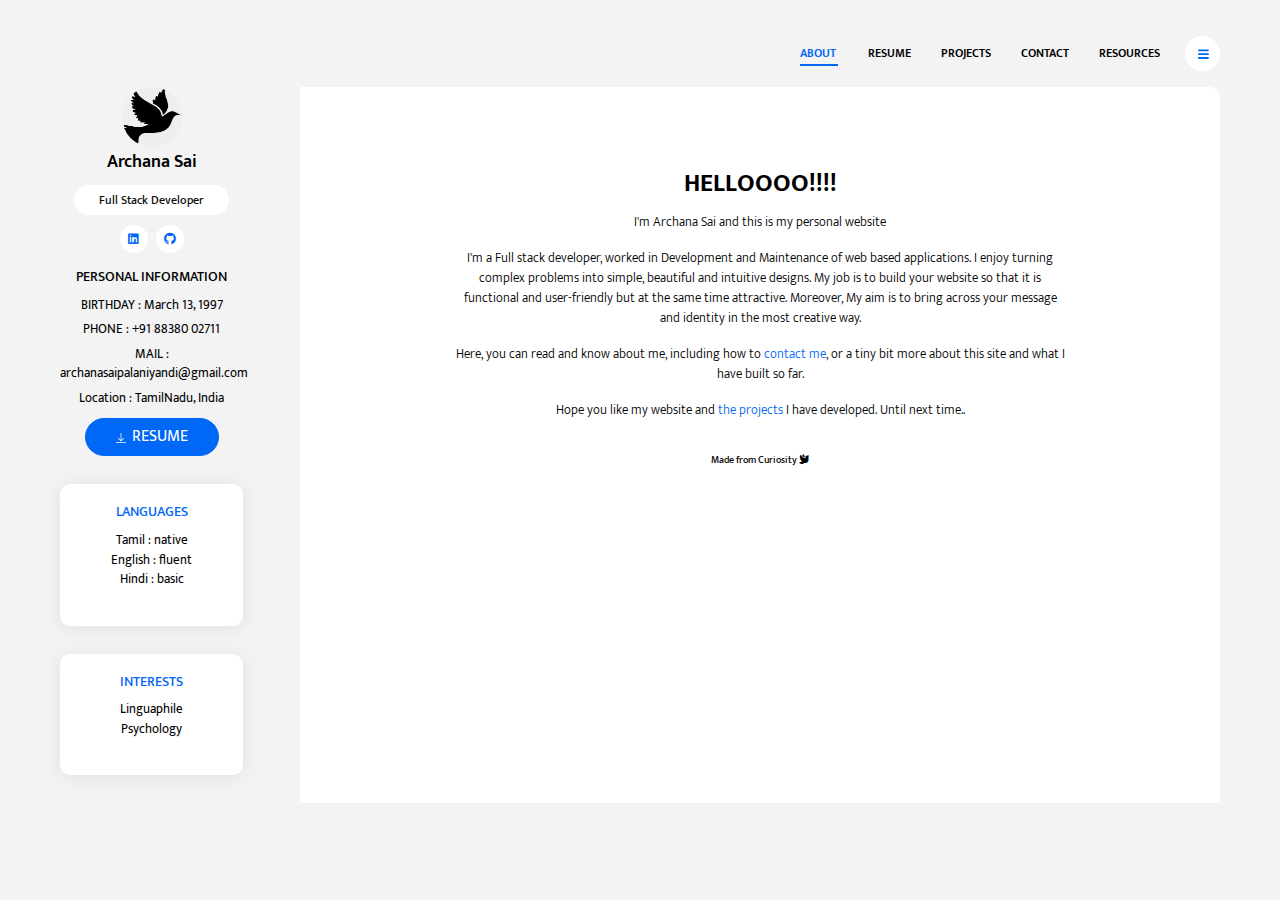
<file: index.html>
<!DOCTYPE html>
<html lang="en">

<head>
    <meta charset="UTF-8">
    <meta name="viewport" content="width=device-width, initial-scale=1.0">
    <link rel="shortcut icon" href="blackDove.jpg">
    <meta http-equiv="X-UA-Compatible" content="ie=edge">
    <title>About - Archana Sai</title>
    <link href="https://fonts.googleapis.com/css?family=Mukta:300,400,500,600,700&display=swap" rel="stylesheet">
    <link rel="stylesheet" href="assets/vendors/@fortawesome/fontawesome-free/css/all.min.css">
    <link rel="stylesheet" href="assets/css/live-resume.css">
</head>
<body>
    <header>
        <nav class="collapsible-nav ml-auto" id="collapsible-nav">
            <a href="index.html" class="nav-link active">About Me</a>
            <a href="resume.html" class="nav-link">Resume</a>
            <a href="portfolio.html" class="nav-link">Projects</a>
            <a href="contact.html" class="nav-link">Contact</a>
            <a href="resource.html" class="nav-link">Resources</a>
        </nav>
        <button id="ham-button" class="btn btn-menu-toggle btn-white rounded-circle ml-auto" data-toggle="collapsible-nav"
            data-target="collapsible-nav"><img src="assets/images/hamburger.svg" alt="hamburger"></button>
    </header>
    <div class="content-wrapper">
        <aside>
            <div class="profile-img-wrapper">
                <img src="./blackDove.jpg" alt="profile">
            </div>
            <h1 class="profile-name">Archana Sai</h1>
            <div class="text-center">
                <span class="badge badge-white badge-pill profile-designation">Full Stack Developer</span>
            </div>
            <nav class="social-links">
                <a href="https://www.linkedin.com/in/archanasai-p" target="_blank" class="social-link"><i class="fab fa-linkedin"></i></a>
                <a href="https://github.com/ArchanaSai" target = "_blank" class="social-link"><i class="fab fa-github"></i></a>
            </nav>
            <div class="widget">
                <h5 class="widget-title">personal information</h5>
                <div class="widget-content">
                    <p>BIRTHDAY : March 13, 1997</p>
                    <p>PHONE : +91 88380 02711</p>
                    <p>MAIL : archanasaipalaniyandi@gmail.com</p>
                    <p>Location : TamilNadu, India</p>
                    <a class="btn btn-download-cv btn-primary rounded-pill" href="./resume.pdf" target="_blank" download="ArchanaSai_Resume"> 
                        <img src="assets/images/download.svg" alt="download"
                        class="btn-img">RESUME</a>
                </div>
            </div>
            <div class="widget card">
                <div class="card-body">
                    <div class="widget-content">
                        <h5 class="widget-title card-title">LANGUAGES</h5>
                        <ul class="list-unstyled">
                            <li>Tamil : native</li>
                            <li>English : fluent</li>
                            <li>Hindi : basic</li>
                        </ul>
                    </div>
                </div>
            </div>
            <div class="widget card">
                <div class="card-body">
                    <div class="widget-content">
                        <h5 class="widget-title card-title">INTERESTS</h5>
                        <ul class="list-unstyled">
                            <li>Linguaphile</li>
                            <li>Psychology</li>
                        </ul>
                    </div>
                </div>
            </div>
        </aside>
        <main>
            <section class="intro-section text-center mt-5">
                <h2 class="section-title">Helloooo!!!!</h2>
                <div class="container">
                    <p>I'm Archana Sai and this is my personal website</p>
                    <p>
                        I'm a Full stack developer, worked in Development and Maintenance of web based applications. 
                        I enjoy turning complex problems into simple, beautiful and intuitive designs. My job is to
                        build your website so that it is functional and user-friendly but at the same time attractive.
                        Moreover, My aim is to bring across your message and identity in the most creative way. 
                    </p>
                    <p>
                        Here, you can read and know about me, including how to <a href="./contact.html">contact me</a>, or a tiny bit more about this site 
                        and what I have built so far.
                    </p>
                    <p>
                        Hope you like my website and <a href="./portfolio.html">the projects</a> I have developed. Until next time..
                    </p>
                </div>
                
            </section>
            <!--
                <section class="resume-section">
                    <div class="row">
                        <div class="col-lg-6">
                            <h6 class="section-subtitle">RESUME</h6>
                            <h2 class="section-title">EDUCATION</h2>
                            <ul class="time-line">
                                <li class="time-line-item">
                                    <span class="badge badge-primary">1998 - 2005</span>
                                    <h6 class="time-line-item-title">Master In Computer Science</h6>
                                    <p class="time-line-item-subtitle">MASTER, UNIVERSITY</p>
                                    <p class="time-line-item-content">Mauris magna sapien, pharetra consectetur fringilla
                                        vitae, interdum sed tortor.</p>
                                </li>
                                <li class="time-line-item">
                                    <span class="badge badge-primary">1995 - 1998</span>
                                    <h6 class="time-line-item-title">Studied at Harvard University</h6>
                                    <p class="time-line-item-subtitle">UNIVERSITY</p>
                                    <p class="time-line-item-content">Mauris magna sapien, pharetra consectetur fringilla
                                        vitae, interdum sed tortor.
                                    </p>
                                </li>
                                <li class="time-line-item">
                                    <span class="badge badge-primary">1993 - 1995</span>
                                    <h6 class="time-line-item-title">Studied at Oxford University</h6>
                                    <p class="time-line-item-subtitle">UNIVERSITY</p>
                                    <p class="time-line-item-content">Mauris magna sapien, pharetra consectetur fringilla
                                        vitae, interdum sed tortor.
                                    </p>
                                </li>
                            </ul>
                        </div>
                        <div class="col-lg-6">
                            <h6 class="section-subtitle">RESUME</h6>
                            <h2 class="section-title">Experience</h2>
                            <ul class="time-line">
                                <li class="time-line-item">
                                    <span class="badge badge-primary">2010 - 2014</span>
                                    <h6 class="time-line-item-title">UI/UX Designer</h6>
                                    <p class="time-line-item-subtitle">Web Agency</p>
                                    <p class="time-line-item-content">Mauris magna sapien, pharetra consectetur fringilla
                                        vitae, interdum sed
                                        tortor.</p>
                                </li>
                                <li class="time-line-item">
                                    <span class="badge badge-primary">2008 - 2010</span>
                                    <h6 class="time-line-item-title">Web Designer</h6>
                                    <p class="time-line-item-subtitle">Apple Inc.</p>
                                    <p class="time-line-item-content">Mauris magna sapien, pharetra consectetur fringilla
                                        vitae, interdum sed
                                        tortor.
                                    </p>
                                </li>
                                <li class="time-line-item">
                                    <span class="badge badge-primary">2006 - 2008</span>
                                    <h6 class="time-line-item-title">Graphic Designer</h6>
                                    <p class="time-line-item-subtitle">Apple Inc.</p>
                                    <p class="time-line-item-content">Mauris magna sapien, pharetra consectetur fringilla
                                        vitae, interdum sed
                                        tortor.
                                    </p>
                                </li>
                            </ul>
                        </div>
                    </div>
                </section>
                <section class="services-section">
                    <h6 class="section-subtitle">WHAT I DO</h6>
                    <h2 class="section-title">SERVICES</h2>
                    <div class="row">
                        <div class="media service-card col-lg-6">
                            <div class="service-icon">
                                <img src="assets/images/001-target.svg" alt="target">
                            </div>
                            <div class="media-body">
                                <h5 class="service-title">web designing</h5>
                                <p class="service-description">Mauris magna sapien, pharetra consectetur fringilla vitae, interdum sed
                                    tortor.</p>
                            </div>
                        </div>
                        <div class="media service-card col-lg-6">
                            <div class="service-icon">
                                <img src="assets/images/003-idea.svg" alt="bulb">
                            </div>
                            <div class="media-body">
                                <h5 class="service-title">Graphic design</h5>
                                <p class="service-description">Mauris magna sapien, pharetra consectetur fringilla vitae, interdum sed
                                    tortor.
                                </p>
                            </div>
                        </div>
                        <div class="media service-card col-lg-6">
                            <div class="service-icon">
                                <img src="assets/images/002-development.svg" alt="development">
                            </div>
                            <div class="media-body">
                                <h5 class="service-title">Development</h5>
                                <p class="service-description">Mauris magna sapien, pharetra consectetur fringilla vitae, interdum sed
                                    tortor.
                                </p>
                            </div>
                        </div>
                        <div class="media service-card col-lg-6">
                            <div class="service-icon">
                                <img src="assets/images/004-smartphone.svg" alt="smartphone">
                            </div>
                            <div class="media-body">
                                <h5 class="service-title">Mobile design</h5>
                                <p class="service-description">Mauris magna sapien, pharetra consectetur fringilla vitae, interdum sed
                                    tortor.
                                </p>
                            </div>
                        </div>
                    </div>
                </section>
            
                <section class="testimonial-section">
                    <div id="testimonialCarousel" class="testimonial-carousel carousel slide" data-ride="carousel">
                        <div class="carousel-inner">
                            <div class="carousel-item active">
                                <p class="testimonial-content">Mauris magna sapien, pharetra consectetur fringilla vitae,
                                    interdum sed tortor.</p>
                                <img src="assets/images/Profile.png" alt="profile" class="testimonial-img">
                                <p class="testimonial-name">Nout Golstein</p>
                            </div>
                            <div class="carousel-item">
                                <p class="testimonial-content">Mauris magna sapien, pharetra consectetur fringilla vitae,
                                    interdum sed tortor.</p>
                                <img src="assets/images/Profile.png" alt="profile" class="testimonial-img">
                                <p class="testimonial-name">Nout Golstein</p>
                            </div>
                            <div class="carousel-item">
                                <p class="testimonial-content">Mauris magna sapien, pharetra consectetur fringilla vitae,
                                    interdum sed tortor.</p>
                                <img src="assets/images/Profile.png" alt="profile" class="testimonial-img">
                                <p class="testimonial-name">Nout Golstein</p>
                            </div>
                        </div>
                        <ol class="carousel-indicators">
                            <li data-target="#testimonialCarousel" data-slide-to="0" class="active"></li>
                            <li data-target="#testimonialCarousel" data-slide-to="1"></li>
                            <li data-target="#testimonialCarousel" data-slide-to="2"></li>
                        </ol>
                    </div>
                </section>
            -->
            <footer>Made from Curiosity <i class='fas fa-dove'></i> </footer>
        </main>
    </div>
    <script src="assets/vendors/jquery/dist/jquery.min.js"></script>
    <script src="assets/vendors/@popperjs/core/dist/umd/popper-base.min.js"></script>
    <script src="assets/vendors/bootstrap/dist/js/bootstrap.min.js"></script>
    <script src="assets/js/live-resume.js"></script>
</body>

</html>
</file>
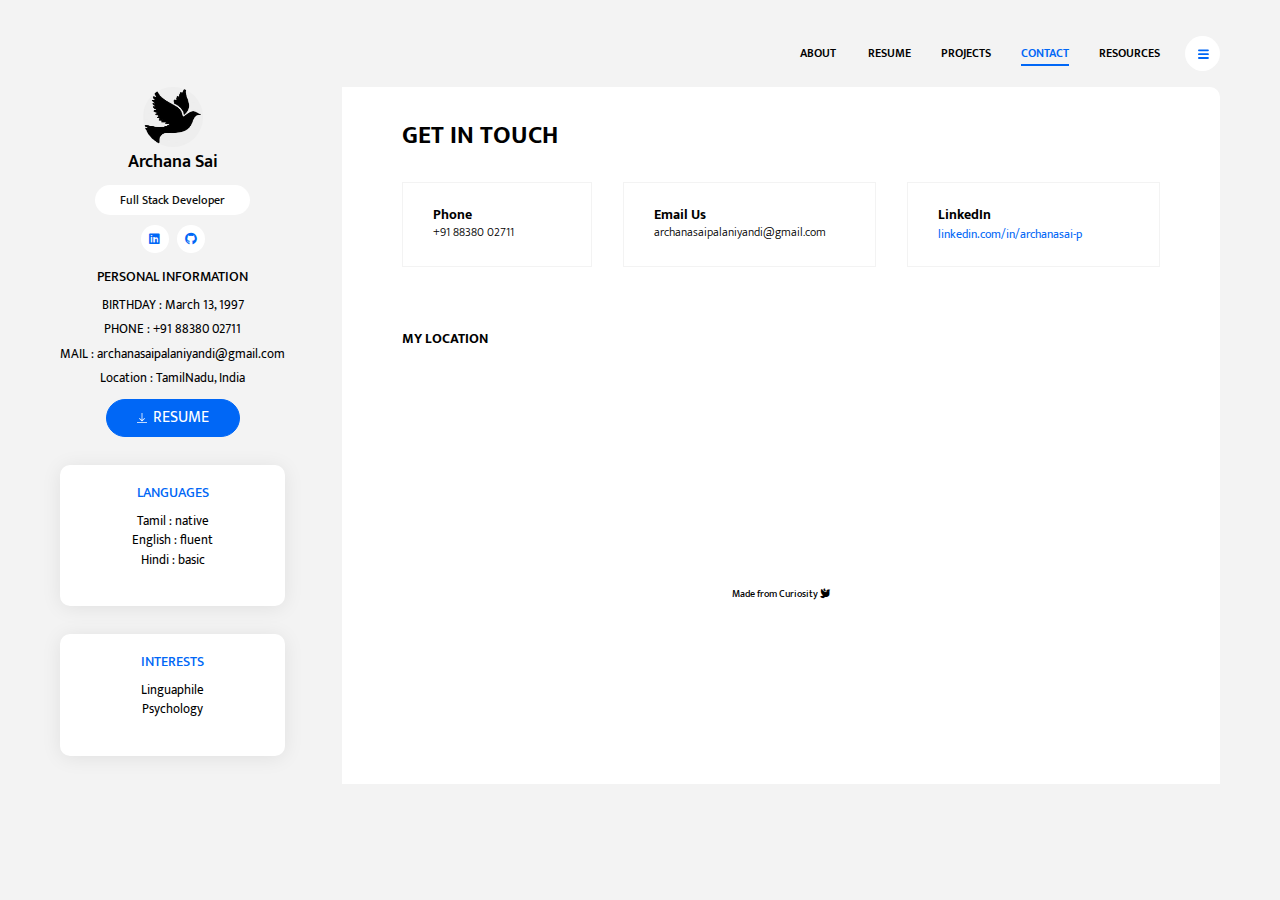
<file: contact.html>
<!DOCTYPE html>
<html lang="en">

<head>
    <meta charset="UTF-8">
    <meta name="viewport" content="width=device-width, initial-scale=1.0">
    <meta http-equiv="X-UA-Compatible" content="ie=edge">
    <link rel="shortcut icon" href="blackDove.jpg">
    <title>Contact - Archana Sai</title>
    <link href="https://fonts.googleapis.com/css?family=Mukta:300,400,500,600,700&display=swap" rel="stylesheet">
    <link rel="stylesheet" href="assets/vendors/@fortawesome/fontawesome-free/css/all.min.css">
    <link rel="stylesheet" href="assets/css/live-resume.css">
</head>

<body>
    <header>
        <nav class="collapsible-nav ml-auto" id="collapsible-nav">
            <a href="index.html" class="nav-link ">About Me</a>
            <a href="resume.html" class="nav-link ">Resume</a>
            <a href="portfolio.html" class="nav-link">Projects</a>
            <a href="contact.html" class="nav-link active">Contact</a>
            <a href="resource.html" class="nav-link">Resources</a>
        </nav>
        <button id="ham-button" class="btn btn-menu-toggle btn-white rounded-circle" data-toggle="collapsible-nav"
            data-target="collapsible-nav"><img src="assets/images/hamburger.svg" alt="hamburger"></button>
    </header>
    <div class="content-wrapper">
        <aside>
            <div class="profile-img-wrapper">
                <img src="./blackDove.jpg" alt="profile">
            </div>
            <h1 class="profile-name">Archana Sai</h1>
            <div class="text-center">
                <span class="badge badge-white badge-pill profile-designation">Full Stack Developer</span>
            </div>
            <nav class="social-links">
                <a href="https://www.linkedin.com/in/archanasai-p" target="_blank" class="social-link"><i class="fab fa-linkedin"></i></a>
                <a href="https://github.com/ArchanaSai" class="social-link"><i class="fab fa-github"></i></a>
            </nav>
            <div class="widget">
                <h5 class="widget-title">personal information</h5>
                <div class="widget-content">
                    <p>BIRTHDAY : March 13, 1997</p>
                    <p>PHONE : +91 88380 02711</p>
                    <p>MAIL : archanasaipalaniyandi@gmail.com</p>
                    <p>Location : TamilNadu, India</p>
                    <a class="btn btn-download-cv btn-primary rounded-pill" href="./resume.pdf" target="_blank" download="ArchanaSai_Resume"> 
                        <img src="assets/images/download.svg" alt="download"
                        class="btn-img">RESUME</a>
                </div>
            </div>
            <div class="widget card">
                <div class="card-body">
                    <div class="widget-content">
                        <h5 class="widget-title card-title">LANGUAGES</h5>
                        <ul class="list-unstyled">
                            <li>Tamil : native</li>
                            <li>English : fluent</li>
                            <li>Hindi : basic</li>
                        </ul>
                    </div>
                </div>
            </div>
            <div class="widget card">
                <div class="card-body">
                    <div class="widget-content">
                        <h5 class="widget-title card-title">INTERESTS</h5>
                        <ul class="list-unstyled">
                            <li>Linguaphile</li>
                            <li>Psychology</li>
                        </ul>
                    </div>
                </div>
            </div>
        </aside>
        <main>
            <section class="contact-section">
                <h2 class="section-title">GET IN TOUCH</h2>
                <div class="row">
                    <div class="contact-cards-wrapper col-12">
                        <div class="contact-card col-lg-3">
                            <h6 class="contact-card-title">Phone</h6>
                            <p class="contact-card-content">+91 88380 02711</p>
                        </div>
                        <div class="contact-card col-lg-4">
                            <h6 class="contact-card-title">Email Us</h6>
                            <p class="contact-card-content">archanasaipalaniyandi@gmail.com</p>
                        </div>
                        <div class="contact-card col-lg-4">
                            <h6 class="contact-card-title">LinkedIn</h6>
                            <a class="contact-card-content" target="_blank" href="https://www.linkedin.com/in/archanasai-p">linkedin.com/in/archanasai-p</a>
                        </div>
                    </div>
                </div>
            </section>
            <section class="location-section">
                <h5 class="section-title">MY LOCATION</h5>

                <div class="map-wrapper embed-responsive embed-responsive-16by9"">
                    <iframe src="https://www.google.com/maps/embed?pb=!1m14!1m8!1m3!1d840.4379854714314!2d78.0973566!3d9.9573075!3m2!1i1024!2i768!4f13.1!3m3!1m2!1s0x3b00c8b2dd734ea3%3A0x792046f8636d8282!2s1-5-2%2F19%2C%202nd%20Cross%20St%2C%20Chokkalinga%20Nagar%2C%20Koodal%20Nagar%2C%20Madurai%2C%20Tamil%20Nadu%20625018!5e1!3m2!1sen!2sin!4v1611928488272!5m2!1sen!2sin" width="600" height="450" frameborder="0" style="border:0;" allowfullscreen="" aria-hidden="false" tabindex="0"></iframe>
                </div>
            </section>
            <footer>Made from Curiosity <i class='fas fa-dove'></i> </footer>
        </main>
    </div>
    <script src="assets/vendors/jquery/dist/jquery.min.js"></script>
    <script src="assets/vendors/@popperjs/core/dist/umd/popper-base.min.js"></script>
    <script src="assets/vendors/bootstrap/dist/js/bootstrap.min.js"></script>
    <script src="assets/vendors/entry/jq.entry.min.js"></script>
    <script src="assets/js/live-resume.js"></script>
</body>

</html>
</file>
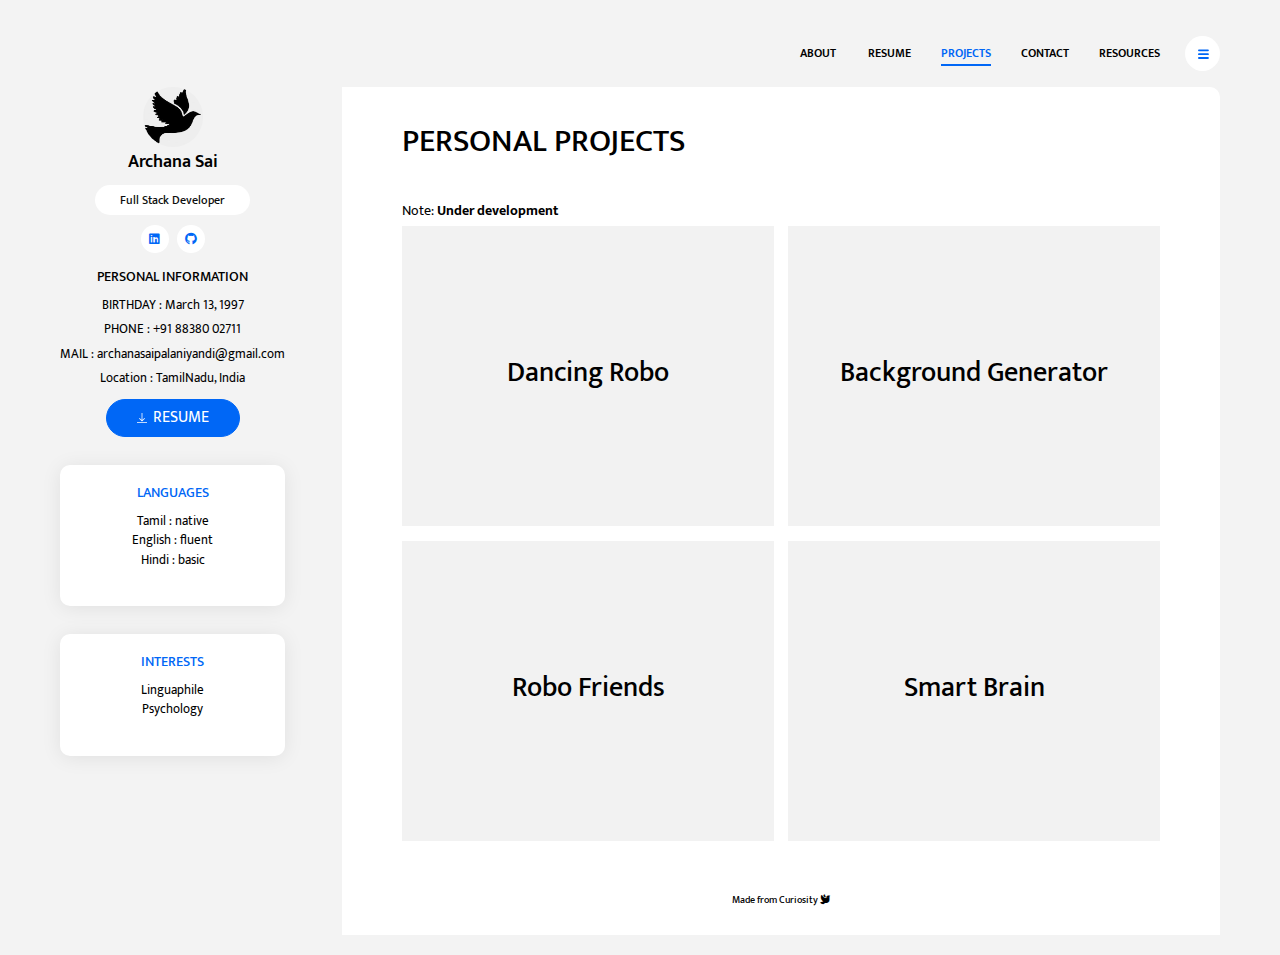
<file: portfolio.html>
<!DOCTYPE html>
<html lang="en">

<head>
    <meta charset="UTF-8">
    <meta name="viewport" content="width=device-width, initial-scale=1.0">
    <meta http-equiv="X-UA-Compatible" content="ie=edge">
    <link rel="shortcut icon" href="blackDove.jpg">
    <title>Portfolio - Archana Sai</title>
    <link href="https://fonts.googleapis.com/css?family=Mukta:300,400,500,600,700&display=swap" rel="stylesheet">
    <link rel="stylesheet" href="assets/vendors/@fortawesome/fontawesome-free/css/all.min.css">
    <link rel="stylesheet" href="assets/css/live-resume.css">
</head>

<body>
    <header>
        <nav class="collapsible-nav ml-auto" id="collapsible-nav">
            <a href="index.html" class="nav-link ">About Me</a>
            <a href="resume.html" class="nav-link ">Resume</a>
            <a href="portfolio.html" class="nav-link active">Projects</a>
            <a href="contact.html" class="nav-link">Contact</a>
            <a href="resource.html" class="nav-link">Resources</a>
        </nav>
        <button id="ham-button" class="btn btn-menu-toggle btn-white rounded-circle" data-toggle="collapsible-nav"
            data-target="collapsible-nav"><img src="assets/images/hamburger.svg" alt="hamburger"></button>
    </header>
    <div class="content-wrapper">
        <aside>
            <div class="profile-img-wrapper">
                <img src="./blackDove.jpg" alt="profile">
            </div>
            <h1 class="profile-name">Archana Sai</h1>
            <div class="text-center">
                <span class="badge badge-white badge-pill profile-designation">Full Stack Developer</span>
            </div>
            <nav class="social-links">
                <a href="https://www.linkedin.com/in/archanasai-p" target="_blank" class="social-link"><i class="fab fa-linkedin"></i></a>
                <a href="https://github.com/ArchanaSai" target="_blank" class="social-link"><i class="fab fa-github"></i></a>
            </nav>
            <div class="widget">
                <h5 class="widget-title">personal information</h5>
                <div class="widget-content">
                    <p>BIRTHDAY : March 13, 1997</p>
                    <p>PHONE : +91 88380 02711</p>
                    <p>MAIL : archanasaipalaniyandi@gmail.com</p>
                    <p>Location : TamilNadu, India</p>
                    <a class="btn btn-download-cv btn-primary rounded-pill" href="./resume.pdf" target="_blank" download="ArchanaSai_Resume"> 
                        <img src="assets/images/download.svg" alt="download"
                        class="btn-img">RESUME</a>
                </div>
            </div>
            <div class="widget card">
                <div class="card-body">
                    <div class="widget-content">
                        <h5 class="widget-title card-title">LANGUAGES</h5>
                        <ul class="list-unstyled">
                            <li>Tamil : native</li>
                            <li>English : fluent</li>
                            <li>Hindi : basic</li>
                        </ul>
                    </div>
                </div>
            </div>
            <div class="widget card">
                <div class="card-body">
                    <div class="widget-content">
                        <h5 class="widget-title card-title">INTERESTS</h5>
                        <ul class="list-unstyled">
                            <li>Linguaphile</li>
                            <li>Psychology</li>
                        </ul>
                    </div>
                </div>
            </div>
        </aside>
        <main>
            <section class="portfolio-section">
                <div class="section-title">
                    <h2 >Personal Projects</h2>
                </div>
                <div class="col-form-label-sm">
                    <span>Note: </span><b>Under development</b>
                </div>
                <div class="portfolio-wrapper">
                    
                    <figure class="portfolio-item hover-box">
                        <a href="https://archanasai.github.io/dancing-robo/" style="color:black;" target="_blank">
                            <h3>Dancing Robo</h3>
                            <figcaption class="portfolio-item-details overlay">
                                <h5 class="portfolio-item-title">Project 01</h5>
                                <p class="portfolio-item-description">Dancing Robo</p>
                                <br/>
                                <h5 class="portfolio-item-title">Used</h5>
                                <p class="portfolio-item-description">HTML,CSS,JS,GitHub Pages</p>
                            </figcaption>
                        </a>
                    </figure>
                    
                    <figure class="portfolio-item hover-box">
                        <a href="https://archanasai.github.io/background-generator/" style="color:black;" target="_blank">
                            <h3>Background Generator</h3>                            
                            <figcaption class="portfolio-item-details overlay">
                                <h5 class="portfolio-item-title">Project 02</h5>
                                <p class="portfolio-item-description">Background Generator
                                </p>
                                <br/>
                                <h5 class="portfolio-item-title">Used</h5>
                                <p class="portfolio-item-description">HTML,CSS,JS,GitHub Pages</p>
                            </figcaption>
                        </a>
                    </figure>
                    
                    <figure class="portfolio-item hover-box">
                        <a href="https://archanasai.github.io/robo-friends/" style="color:black;" target="_blank">
                            <h3>Robo Friends</h3>
                            <figcaption class="portfolio-item-details overlay">
                                <h5 class="portfolio-item-title">Project 03</h5>
                                <p class="portfolio-item-description">Robo Friends</p>
                                <br/>
                                <h5 class="portfolio-item-title">Used</h5>
                                <p class="portfolio-item-description">React JS,GitHub Pages</p>
                            </figcaption>
                        </a>
                    </figure>
                    
                    <figure class="portfolio-item hover-box">
                        <a href="https://archanasai.github.io/smart-brains-web/" style="color:black;" target="_blank">
                            <h3>Smart Brain</h3>
                            <figcaption class="portfolio-item-details overlay">
                                <h5 class="portfolio-item-title">Project 04</h5>
                                <p class="portfolio-item-description">Smart Brains</p>
                                <br/>
                                <h5 class="portfolio-item-title">Used</h5>
                                <p class="portfolio-item-description">React JS,GitHub Pages,Heroku,Node JS,Express JS,Postgre SQL</p>
                            </figcaption>
                        </a>
                    </figure>
                    
                </div>

            </section>
            <footer>Made from Curiosity <i class='fas fa-dove'></i> </footer>
        </main>
    </div>
    <script src="assets/vendors/jquery/dist/jquery.min.js"></script>
    <script src="assets/vendors/@popperjs/core/dist/umd/popper-base.min.js"></script>
    <script src="assets/vendors/bootstrap/dist/js/bootstrap.min.js"></script>
    <script src="assets/vendors/entry/jq.entry.min.js"></script>
    <script src="assets/js/live-resume.js"></script>
</body>

</html>
</file>
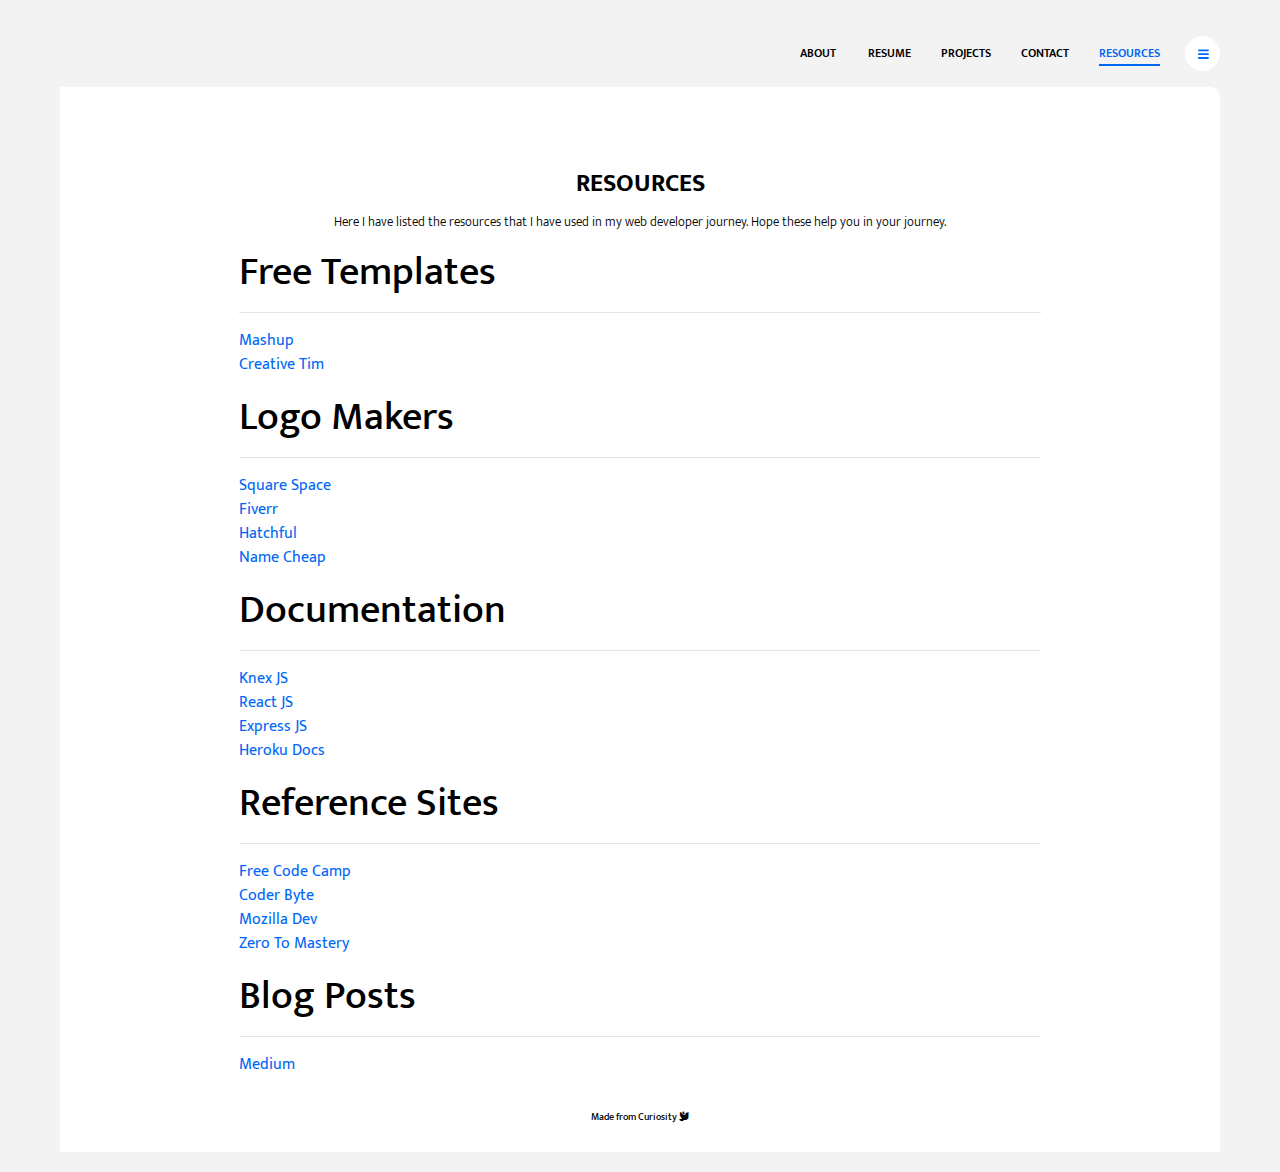
<file: resource.html>
<!DOCTYPE html>
<html lang="en">

<head>
    <meta charset="UTF-8">
    <meta name="viewport" content="width=device-width, initial-scale=1.0">
    <meta http-equiv="X-UA-Compatible" content="ie=edge">
    <link rel="shortcut icon" href="blackDove.jpg">
    <title>Resources</title>
    <link href="https://fonts.googleapis.com/css?family=Mukta:300,400,500,600,700&display=swap" rel="stylesheet">
    <link rel="stylesheet" href="assets/vendors/@fortawesome/fontawesome-free/css/all.min.css">
    <link rel="stylesheet" href="assets/css/live-resume.css">
</head>
<body>
    <header>
        <nav class="collapsible-nav ml-auto" id="collapsible-nav">
            <a href="index.html" class="nav-link ">About Me</a>
            <a href="resume.html" class="nav-link">Resume</a>
            <a href="portfolio.html" class="nav-link">Projects</a>
            <a href="contact.html" class="nav-link">Contact</a>
            <a href="resource.html" class="nav-link active">Resources</a>
        </nav>
        <button id="ham-button" class="btn btn-menu-toggle btn-white rounded-circle ml-auto" data-toggle="collapsible-nav"
            data-target="collapsible-nav"><img src="assets/images/hamburger.svg" alt="hamburger"></button>
    </header>
    <main>
        <section class="intro-section text-center mt-5">
            <h2 class="section-title">RESOURCES</h2>
            <div class="container">
                <p>Here I have listed the resources that I have used in my web developer journey. Hope these help you in your journey.</p>
                </p>
                <div class="linkPanel text-left">
                    <h1 >Free Templates</h1>
                    <hr>
                    <ul class="list-unstyled">
                        <li><a href=http://www.mashup-template.com/templates.html" target="_blank">Mashup</a></li>
                        <li><a href="https://www.creative-tim.com/templates/free" target="_blank">Creative Tim</a></li>
                    </ul>

                    <h1>Logo Makers</h1>
                    <hr>
                    <ul class="list-unstyled">
                        <li><a href=https://www.squarespace.com/logo" target="_blank">Square Space</a></li>
                        <li><a href="https://www.fiverr.com/logo-maker" target="_blank">Fiverr</a></li>
                        <li><a href="https://hatchful.shopify.com/" target="_blank">Hatchful</a></li>
                        <li><a href="https://www.namecheap.com/logo-maker/" target="_blank">Name Cheap</a></li>
                    </ul>
                    
                    <h1>Documentation</h1>
                    <hr>
                    <ul class="list-unstyled">
                        <li><a href="https://knexjs.org/" target="_blank">Knex JS</a></li>
                        <li><a href="https://reactjs.org/docs/getting-started.html" target="_blank">React JS</a></li>
                        <li><a href="https://expressjs.com/en/5x/api.html" target="_blank">Express JS</a></li>
                        <li><a href="https://devcenter.heroku.com/" target="_blank">Heroku Docs</a></li>
                    </ul>

                    <h1>Reference Sites</h1>
                    <hr>
                    <ul class="list-unstyled">
                        <li><a href="https://www.freecodecamp.org/" target="_blank">Free Code Camp</a></li>
                        <li><a href="https://coderbyte.com/" target="_blank">Coder Byte</a></li>
                        <li><a href="https://developer.mozilla.org/en-US/docs/Web" target="_blank">Mozilla Dev</a></li>
                        <li><a href="https://zerotomastery.io/" target="_blank">Zero To Mastery</a></li>
                    </ul>
                    
                    <h1>Blog Posts</h1>
                    <hr>
                    <ul class="list-unstyled">
                        <li><a href="https://medium.com/" target="_blank">Medium</a></li>
                    </ul>
                </div>
            </div>
        </section>
        <footer>Made from Curiosity <i class='fas fa-dove'></i> </footer>
    </main>
    </div>
    <script src="assets/vendors/jquery/dist/jquery.min.js"></script>
    <script src="assets/vendors/@popperjs/core/dist/umd/popper-base.min.js"></script>
    <script src="assets/vendors/bootstrap/dist/js/bootstrap.min.js"></script>
    <script src="assets/js/live-resume.js"></script>
</body>

</html>
</file>
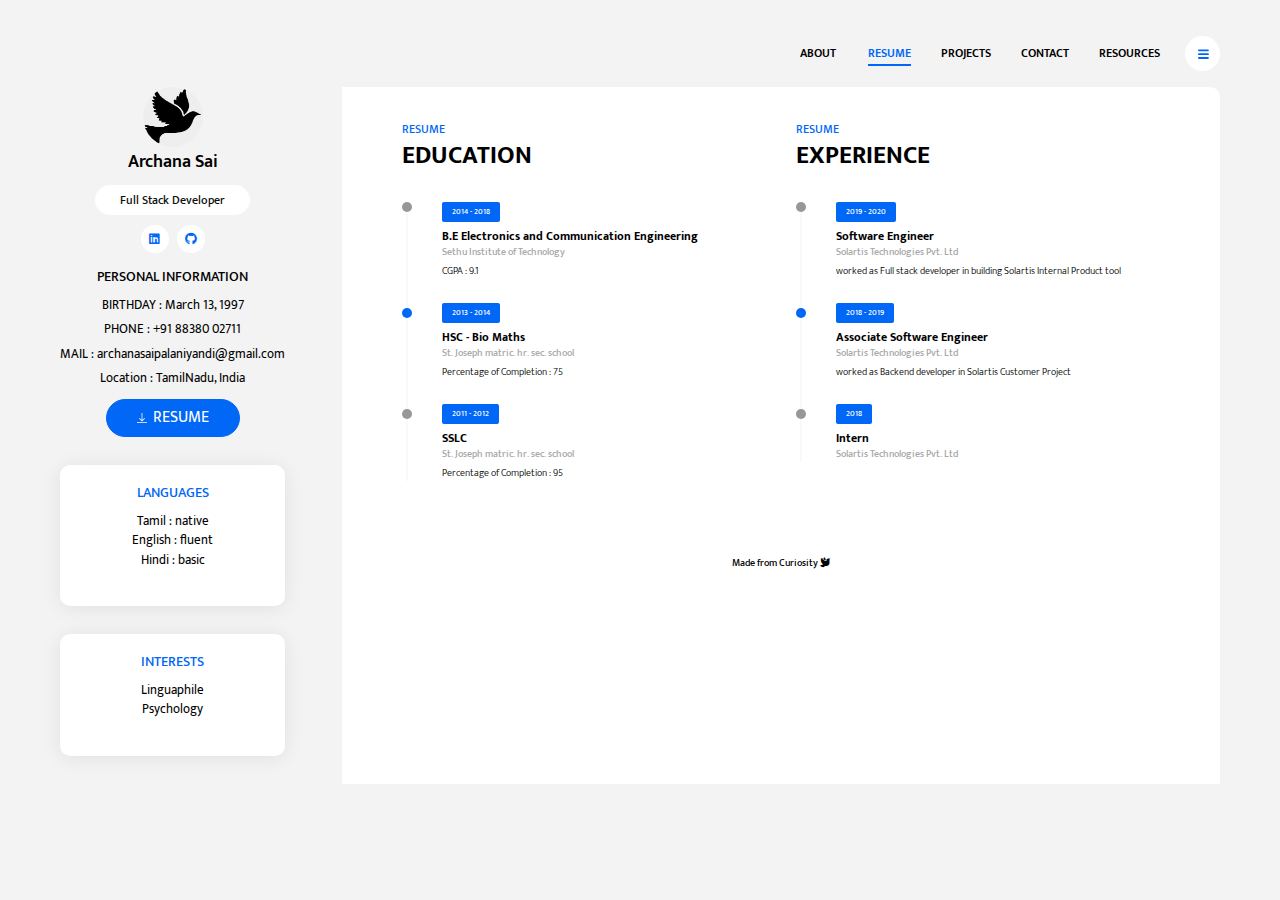
<file: resume.html>
<!DOCTYPE html>
<html lang="en">

<head>
    <meta charset="UTF-8">
    <meta name="viewport" content="width=device-width, initial-scale=1.0">
    <meta http-equiv="X-UA-Compatible" content="ie=edge">
    <link rel="shortcut icon" href="blackDove.jpg">
    <title>Resume - Archana Sai</title>
    <link href="https://fonts.googleapis.com/css?family=Mukta:300,400,500,600,700&display=swap" rel="stylesheet">
    <link rel="stylesheet" href="assets/vendors/@fortawesome/fontawesome-free/css/all.min.css">
    <link rel="stylesheet" href="assets/css/live-resume.css">
</head>

<body>
    <header>
        <nav class="collapsible-nav ml-auto" id="collapsible-nav">
            <a href="index.html" class="nav-link ">About Me</a>
            <a href="resume.html" class="nav-link active">Resume</a>
            <a href="portfolio.html" class="nav-link">Projects</a>
            <a href="contact.html" class="nav-link">Contact</a>
            <a href="resource.html" class="nav-link">Resources</a>
        </nav>
        <button id="ham-button" class="btn btn-menu-toggle btn-white rounded-circle" data-toggle="collapsible-nav"
            data-target="collapsible-nav"><img src="assets/images/hamburger.svg" alt="hamburger"></button>
    </header>
    <div class="content-wrapper">
        <aside>
            <div class="profile-img-wrapper">
                <img src="./blackDove.jpg" alt="profile">
            </div>
            <h1 class="profile-name">Archana Sai</h1>
            <div class="text-center">
                <span class="badge badge-white badge-pill profile-designation">Full Stack Developer</span>
            </div>
            <nav class="social-links">
                <a href="https://www.linkedin.com/in/archanasai-p" target="_blank" class="social-link"><i class="fab fa-linkedin"></i></a>
                <a href="https://github.com/ArchanaSai" target="_blank" class="social-link"><i class="fab fa-github"></i></a>
            </nav>
            <div class="widget">
                <h5 class="widget-title">personal information</h5>
                <div class="widget-content">
                    <p>BIRTHDAY : March 13, 1997</p>
                    <p>PHONE : +91 88380 02711</p>
                    <p>MAIL : archanasaipalaniyandi@gmail.com</p>
                    <p>Location : TamilNadu, India</p>
                    <a class="btn btn-download-cv btn-primary rounded-pill" href="./resume.pdf" target="_blank" download="ArchanaSai_Resume"> 
                        <img src="assets/images/download.svg" alt="download"
                        class="btn-img">RESUME</a>
                </div>
            </div>
            <div class="widget card">
                <div class="card-body">
                    <div class="widget-content">
                        <h5 class="widget-title card-title">LANGUAGES</h5>
                        <ul class="list-unstyled">
                            <li>Tamil : native</li>
                            <li>English : fluent</li>
                            <li>Hindi : basic</li>
                        </ul>
                    </div>
                </div>
            </div>
            <div class="widget card">
                <div class="card-body">
                    <div class="widget-content">
                        <h5 class="widget-title card-title">INTERESTS</h5>
                        <ul class="list-unstyled">
                            <li>Linguaphile</li>
                            <li>Psychology</li>
                        </ul>
                    </div>
                </div>
            </div>
        </aside>
        <main>
            <section class="resume-section">
                <div class="row">
                    <div class="col-lg-6">
                        <h6 class="section-subtitle">RESUME</h6>
                        <h2 class="section-title">EDUCATION</h2>
                        <ul class="time-line">
                            <li class="time-line-item">
                                <span class="badge badge-primary">2014 - 2018</span>
                                <h6 class="time-line-item-title">B.E Electronics and Communication Engineering</h6>
                                <p class="time-line-item-subtitle">Sethu Institute of Technology</p>
                                <p class="time-line-item-content">CGPA : 9.1</p>
                            </li>
                            <li class="time-line-item">
                                <span class="badge badge-primary">2013 - 2014</span>
                                <h6 class="time-line-item-title">HSC - Bio Maths</h6>
                                <p class="time-line-item-subtitle">St. Joseph matric. hr. sec. school</p>
                                <p class="time-line-item-content">Percentage of Completion : 75
                                </p>
                            </li>
                            <li class="time-line-item">
                                <span class="badge badge-primary">2011 - 2012</span>
                                <h6 class="time-line-item-title">SSLC</h6>
                                <p class="time-line-item-subtitle">St. Joseph matric. hr. sec. school</p>
                                <p class="time-line-item-content">Percentage of Completion : 95
                                </p>
                            </li>
                        </ul>
                    </div>
                    <div class="col-lg-6">
                        <h6 class="section-subtitle">RESUME</h6>
                        <h2 class="section-title">Experience</h2>
                        <ul class="time-line">
                            <li class="time-line-item">
                                <span class="badge badge-primary">2019 - 2020</span>
                                <h6 class="time-line-item-title">Software Engineer</h6>
                                <p class="time-line-item-subtitle">Solartis Technologies Pvt. Ltd</p>
                                <p class="time-line-item-content">worked as Full stack developer in building 
                                    Solartis Internal Product tool</p>
                            </li>
                            <li class="time-line-item">
                                <span class="badge badge-primary">2018 - 2019</span>
                                <h6 class="time-line-item-title">Associate Software Engineer</h6>
                                <p class="time-line-item-subtitle">Solartis Technologies Pvt. Ltd</p>
                                <p class="time-line-item-content">worked as Backend developer in Solartis Customer Project</p>
                            </li>
                            <li class="time-line-item">
                                <span class="badge badge-primary">2018</span>
                                <h6 class="time-line-item-title">Intern</h6>
                                <p class="time-line-item-subtitle">Solartis Technologies Pvt. Ltd</p>
                                <p class="time-line-item-content"></p>
                            </li>
                        </ul>
                    </div>
                </div>
            </section>
            <!--
            <section class="clients-section">
                <h6 class="section-subtitle">WHAT I DO</h6>
                <h2 class="section-title">CLIENTS</h2>
                <div class="client-logos-wrapper">
                    <div class="client-logo"><img src="assets/images/Clients_1.svg" alt="logo" class="w-100"></div>
                    <div class="client-logo"><img src="assets/images/Clients_2.svg" alt="logo" class="w-100"></div>
                    <div class="client-logo"><img src="assets/images/Clients_3.svg" alt="logo" class="w-100"></div>
                    <div class="client-logo"><img src="assets/images/Clients_4.svg" alt="logo" class="w-100"></div>
                </div>
            </section>
            
            <section class="services-section">
                <h6 class="section-subtitle">WHAT I DO</h6>
                <h2 class="section-title">SERVICES</h2>
                <div class="row">
                    <div class="media service-card col-lg-6">
                        <div class="service-icon">
                            <img src="assets/images/001-target.svg" alt="target">
                        </div>
                        <div class="media-body">
                            <h5 class="service-title">web designing</h5>
                            <p class="service-description">Mauris magna sapien, pharetra consectetur fringilla vitae, interdum sed
                                tortor.</p>
                        </div>
                    </div>
                    <div class="media service-card col-lg-6">
                        <div class="service-icon">
                            <img src="assets/images/003-idea.svg" alt="bulb">
                        </div>
                        <div class="media-body">
                            <h5 class="service-title">Graphic design</h5>
                            <p class="service-description">Mauris magna sapien, pharetra consectetur fringilla vitae, interdum sed
                                tortor.
                            </p>
                        </div>
                    </div>
                    <div class="media service-card col-lg-6">
                        <div class="service-icon">
                            <img src="assets/images/002-development.svg" alt="development">
                        </div>
                        <div class="media-body">
                            <h5 class="service-title">Development</h5>
                            <p class="service-description">Mauris magna sapien, pharetra consectetur fringilla vitae, interdum sed
                                tortor.
                            </p>
                        </div>
                    </div>
                    <div class="media service-card col-lg-6">
                        <div class="service-icon">
                            <img src="assets/images/004-smartphone.svg" alt="smartphone">
                        </div>
                        <div class="media-body">
                            <h5 class="service-title">Mobile design</h5>
                            <p class="service-description">Mauris magna sapien, pharetra consectetur fringilla vitae, interdum sed
                                tortor.
                            </p>
                        </div>
                    </div>
                </div>
            </section>
        
            <section class="achievements-section">
                <h6 class="section-subtitle">WHAT I DO</h6>
                <h2 class="section-title">ACHIEVEMENTS</h2>
                <div class="achievement-cards-wrapper">
                    <div class="media achievement-card">
                        <img src="assets/images/puzzle.svg" alt="puzzle" class="achievement-card-icon">
                        <div class="media-body">
                            <h4 class="achievement-card-title">550+</h4>
                            <p class="achievement-card-description">COMPLETED PROJECTS</p>
                        </div>
                    </div>
                    <div class="media achievement-card">
                        <img src="assets/images/team.svg" alt="puzzle" class="achievement-card-icon">
                        <div class="media-body">
                            <h4 class="achievement-card-title">23K</h4>
                            <p class="achievement-card-description">HAPPY CLIENTS</p>
                        </div>
                    </div>
                    <div class="media achievement-card">
                        <img src="assets/images/trophy.svg" alt="puzzle" class="achievement-card-icon">
                        <div class="media-body">
                            <h4 class="achievement-card-title">55</h4>
                            <p class="achievement-card-description">AWARDS RECIEVED</p>
                        </div>
                    </div>
                </div>
            </section>
            <section class="testimonial-section">
                <div id="testimonialCarousel" class="testimonial-carousel carousel slide" data-ride="carousel">
                    <div class="carousel-inner">
                        <div class="carousel-item active">
                            <p class="testimonial-content">Mauris magna sapien, pharetra consectetur fringilla vitae,
                                interdum sed tortor.</p>
                            <img src="assets/images/Profile.png" alt="profile" class="testimonial-img">
                            <p class="testimonial-name">Nout Golstein</p>
                        </div>
                        <div class="carousel-item">
                            <p class="testimonial-content">Mauris magna sapien, pharetra consectetur fringilla vitae,
                                interdum sed tortor.</p>
                            <img src="assets/images/Profile.png" alt="profile" class="testimonial-img">
                            <p class="testimonial-name">Nout Golstein</p>
                        </div>
                        <div class="carousel-item">
                            <p class="testimonial-content">Mauris magna sapien, pharetra consectetur fringilla vitae,
                                interdum sed tortor.</p>
                            <img src="assets/images/Profile.png" alt="profile" class="testimonial-img">
                            <p class="testimonial-name">Nout Golstein</p>
                        </div>
                    </div>
                    <ol class="carousel-indicators">
                        <li data-target="#testimonialCarousel" data-slide-to="0" class="active"></li>
                        <li data-target="#testimonialCarousel" data-slide-to="1"></li>
                        <li data-target="#testimonialCarousel" data-slide-to="2"></li>
                    </ol>
                </div>
            </section>
        -->    
            <footer>Made from Curiosity <i class='fas fa-dove'></i> </footer>
        </main>
    </div>
    <script src="assets/vendors/jquery/dist/jquery.min.js"></script>
    <script src="assets/vendors/@popperjs/core/dist/umd/popper-base.min.js"></script>
    <script src="assets/vendors/bootstrap/dist/js/bootstrap.min.js"></script>
    <script src="assets/js/live-resume.js"></script>
</body>

</html>
</file>
